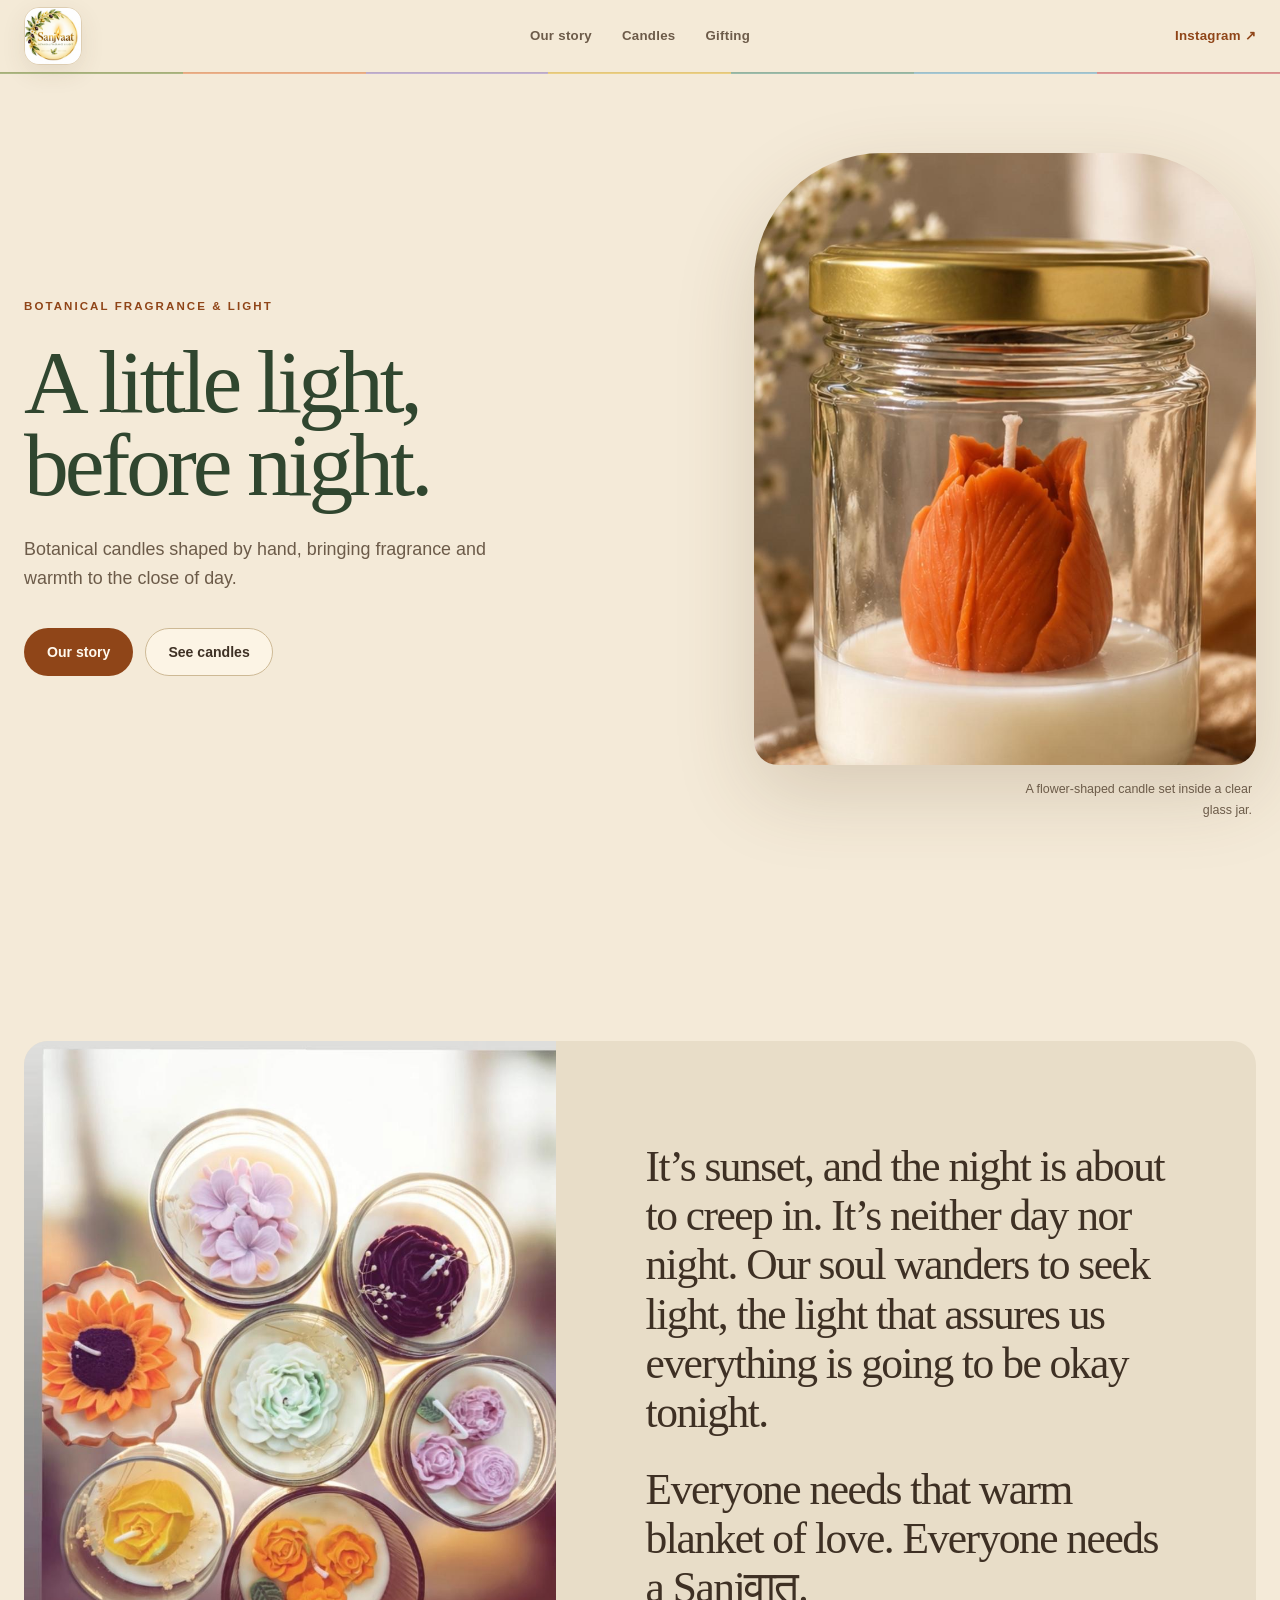
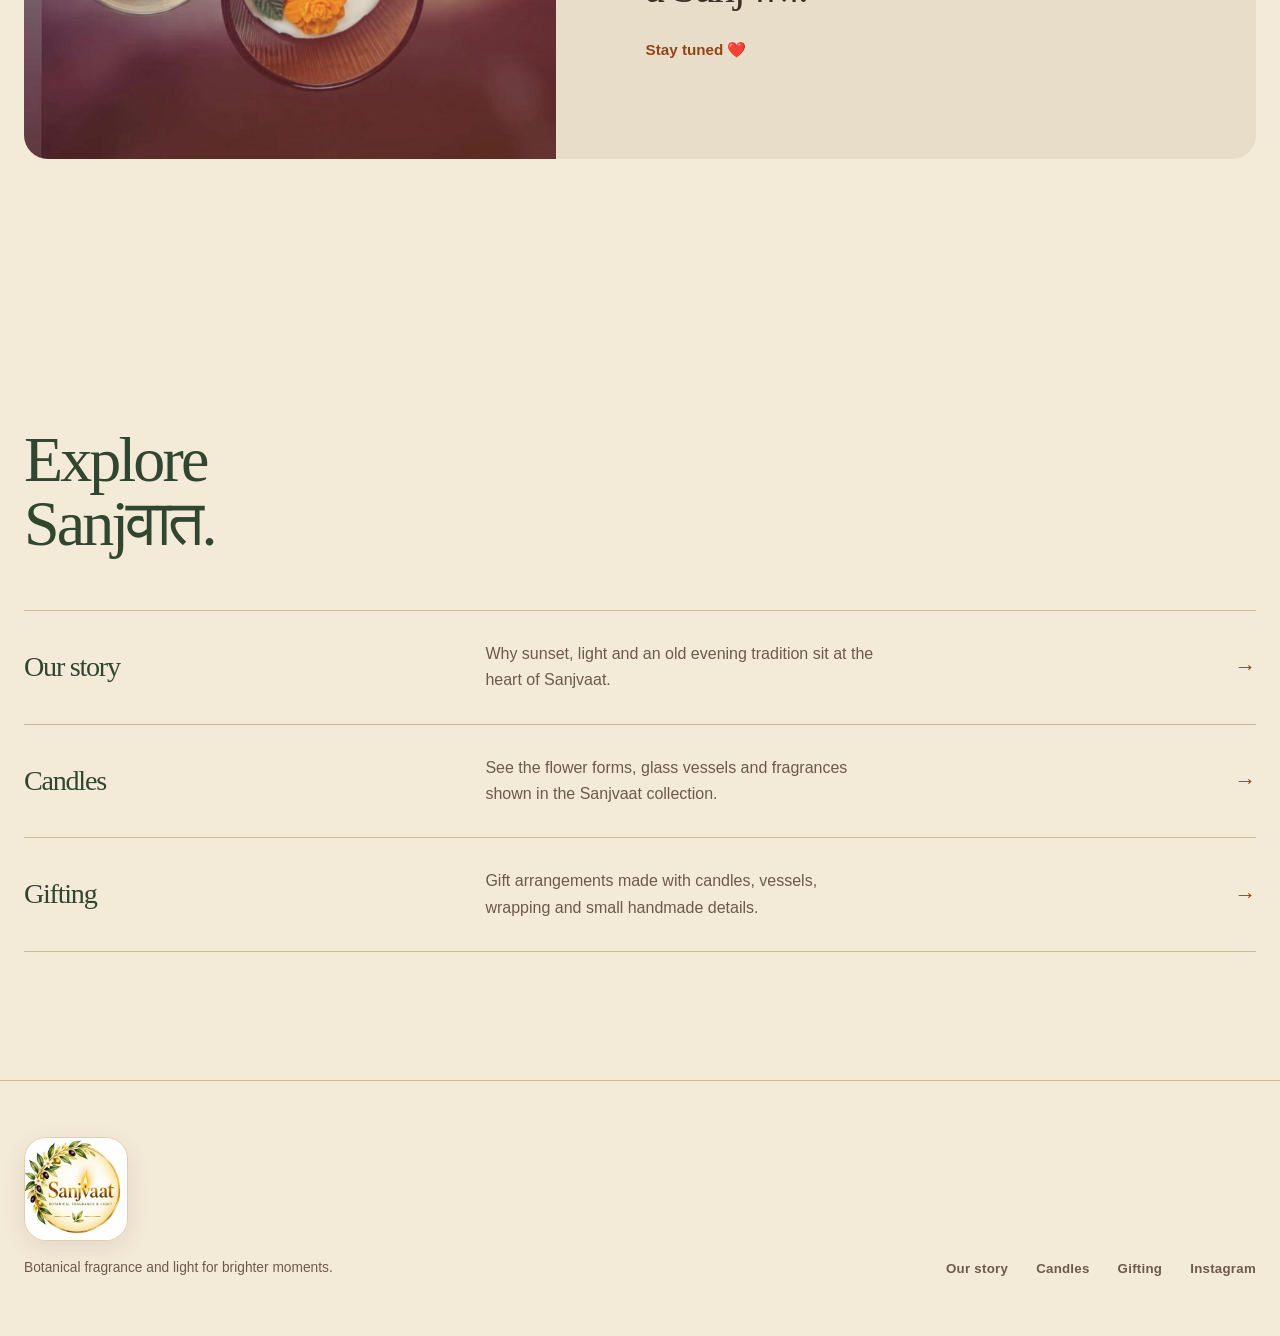
<file: index.html>
<!doctype html>
<html lang="en">
  <head>
    <meta charset="UTF-8" />
    <meta name="viewport" content="width=device-width, initial-scale=1" />
    <meta name="description" content="Sanjvaat creates handcrafted botanical candles for the moment between daylight and night." />
    <meta name="theme-color" content="#f4ead8" />
    <meta property="og:title" content="Sanjvaat | Botanical fragrance and light" />
    <meta property="og:description" content="Handcrafted botanical candles inspired by the warmth of evening light." />
    <meta property="og:image" content="orange-tulip-jar.jpg" />
    <title>Sanjvaat | Botanical fragrance and light</title>
    <link rel="icon" type="image/png" sizes="32x32" href="sanjvaat-favicon-32.png?v=2" />
    <link rel="apple-touch-icon" sizes="180x180" href="sanjvaat-apple-touch.png?v=2" />
    <link rel="stylesheet" href="styles.css" />
    <script src="motion.js" defer></script>
  </head>
  <body>
    <a class="skip-link" href="#main">Skip to content</a>

    <header class="site-header">
      <nav class="nav shell" aria-label="Primary navigation">
        <a class="wordmark" href="index.html" aria-label="Sanjvaat home" aria-current="page"><img class="wordmark-logo" src="sanjvaat-logo.png?v=2" width="600" height="600" alt="" /></a>
        <div class="nav-links">
          <a href="story.html">Our story</a>
          <a href="candles.html">Candles</a>
          <a href="gifting.html">Gifting</a>
        </div>
        <a class="nav-instagram" href="https://www.instagram.com/sanjvaat/" target="_blank" rel="noreferrer">Instagram <span aria-hidden="true">↗</span></a>
        <details class="mobile-menu">
          <summary>Menu</summary>
          <div class="mobile-menu-panel">
            <a href="index.html" aria-current="page">Home</a>
            <a href="story.html">Our story</a>
            <a href="candles.html">Candles</a>
            <a href="gifting.html">Gifting</a>
            <a href="https://www.instagram.com/sanjvaat/" target="_blank" rel="noreferrer">Instagram ↗</a>
          </div>
        </details>
      </nav>
    </header>

    <main id="main">
      <section class="hero shell" aria-labelledby="hero-title">
        <div class="hero-copy">
          <p class="eyebrow">Botanical fragrance &amp; light</p>
          <h1 id="hero-title">A little light, before night.</h1>
          <p class="hero-intro">Botanical candles shaped by hand, bringing fragrance and warmth to the close of day.</p>
          <div class="hero-actions">
            <a class="button button-primary" href="story.html">Our story</a>
            <a class="button button-secondary" href="candles.html">See candles</a>
          </div>
        </div>

        <figure class="hero-image-wrap">
          <img class="hero-image" src="orange-tulip-jar.jpg" width="872" height="1280" alt="Orange flower-shaped candle in a clear glass jar with a brass lid" fetchpriority="high" />
          <figcaption>A flower-shaped candle set inside a clear glass jar.</figcaption>
        </figure>
      </section>

      <section class="page-section shell" aria-label="A note from Sanjvaat">
        <div class="sunset-note reveal">
          <div class="sunset-note-image scroll-drift">
            <img src="floral-candle-collection.jpg" width="948" height="1280" alt="A colourful collection of flower candles arranged in glass vessels" loading="lazy" />
          </div>
          <blockquote class="sunset-note-copy">
            <p>It’s sunset, and the night is about to creep in. It’s neither day nor night. Our soul wanders to seek light, the light that assures us everything is going to be okay tonight.</p>
            <p>Everyone needs that warm blanket of love. Everyone needs a Sanjवात.</p>
            <p class="note-signoff">Stay tuned ❤️</p>
          </blockquote>
        </div>
      </section>

      <section class="home-routes shell" aria-labelledby="explore-title">
        <h2 id="explore-title">Explore Sanjवात.</h2>
        <div class="route-list">
          <a class="route-link" href="story.html">
            <h3>Our story</h3>
            <p>Why sunset, light and an old evening tradition sit at the heart of Sanjvaat.</p>
            <span class="route-arrow" aria-hidden="true">→</span>
          </a>
          <a class="route-link" href="candles.html">
            <h3>Candles</h3>
            <p>See the flower forms, glass vessels and fragrances shown in the Sanjvaat collection.</p>
            <span class="route-arrow" aria-hidden="true">→</span>
          </a>
          <a class="route-link" href="gifting.html">
            <h3>Gifting</h3>
            <p>Gift arrangements made with candles, vessels, wrapping and small handmade details.</p>
            <span class="route-arrow" aria-hidden="true">→</span>
          </a>
        </div>
      </section>
    </main>

    <footer class="site-footer">
      <div class="shell footer-inner">
        <div>
          <a class="wordmark footer-wordmark" href="index.html" aria-label="Sanjvaat home"><img class="wordmark-logo" src="sanjvaat-logo.png?v=2" width="600" height="600" alt="" /></a>
          <p>Botanical fragrance and light for brighter moments.</p>
        </div>
        <div class="footer-links">
          <a href="story.html">Our story</a>
          <a href="candles.html">Candles</a>
          <a href="gifting.html">Gifting</a>
          <a href="https://www.instagram.com/sanjvaat/" target="_blank" rel="noreferrer">Instagram</a>
        </div>
      </div>
    </footer>
  </body>
</html>
</file>
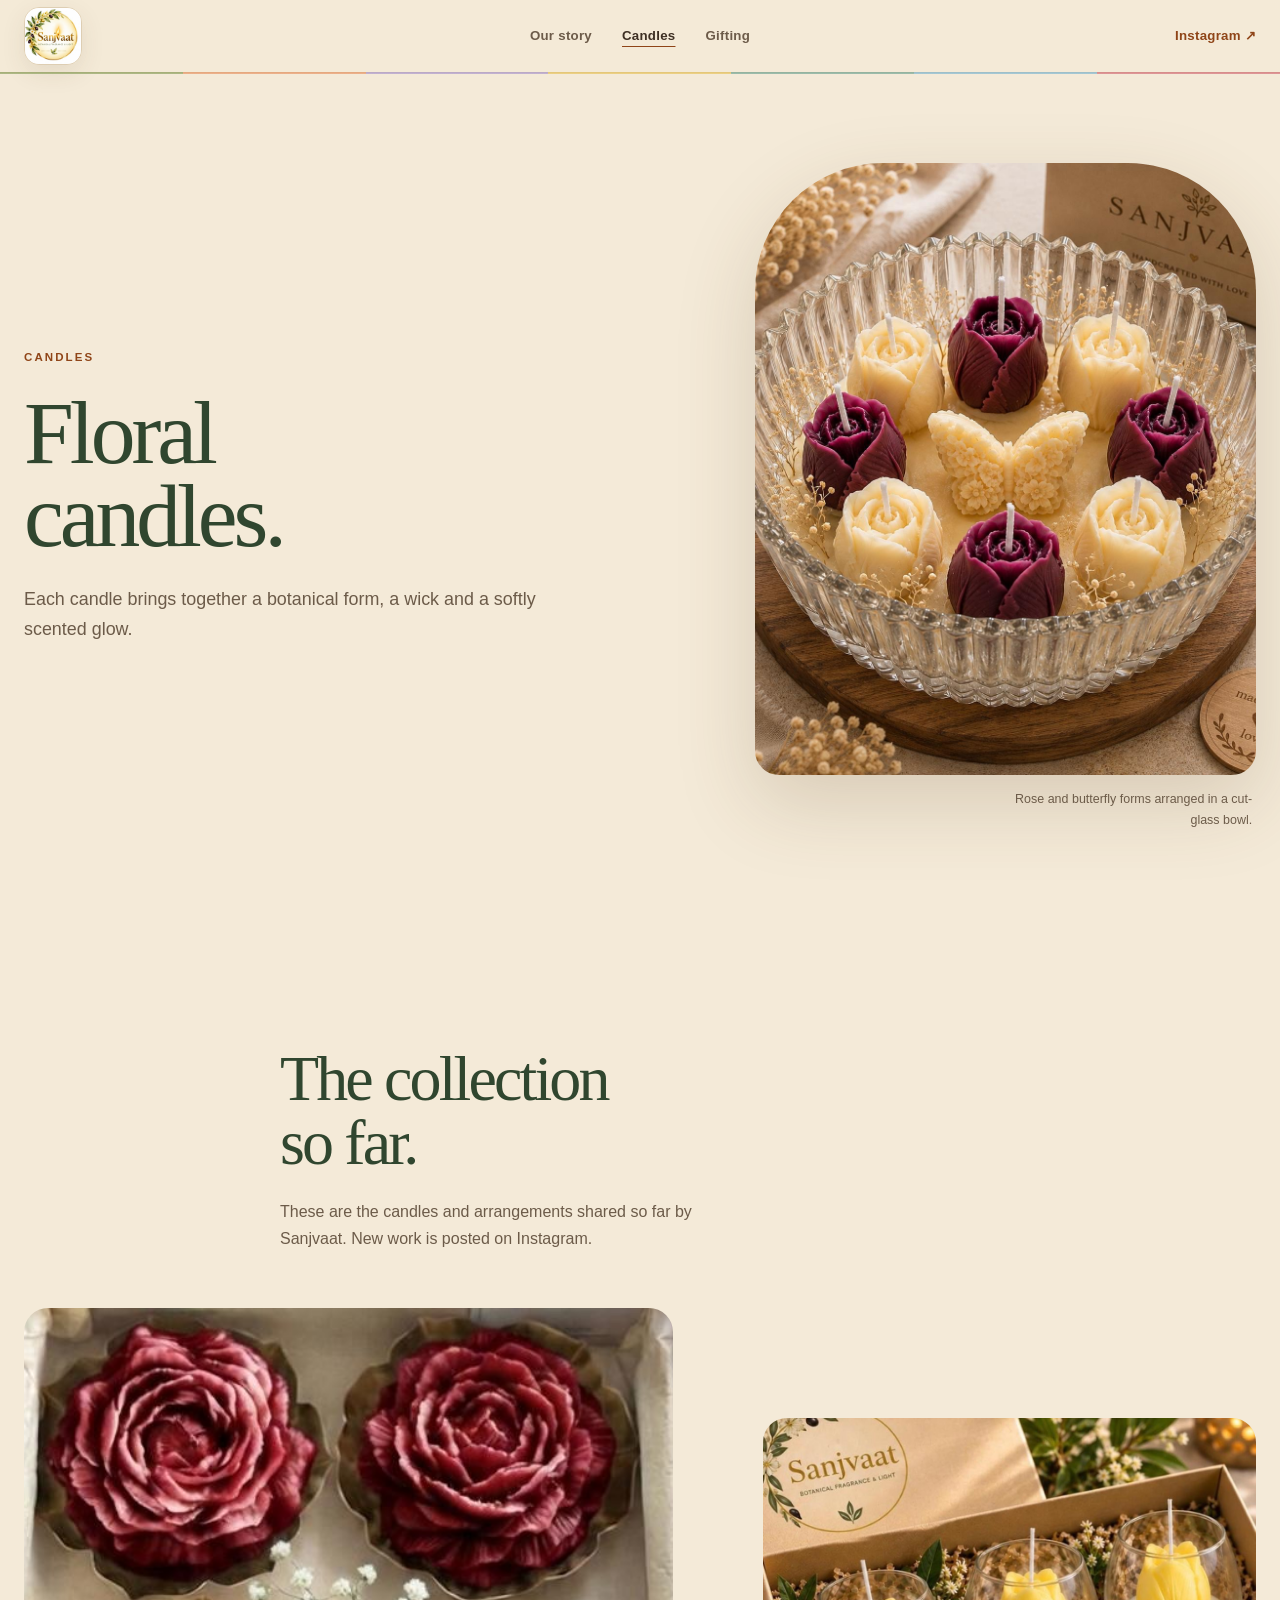
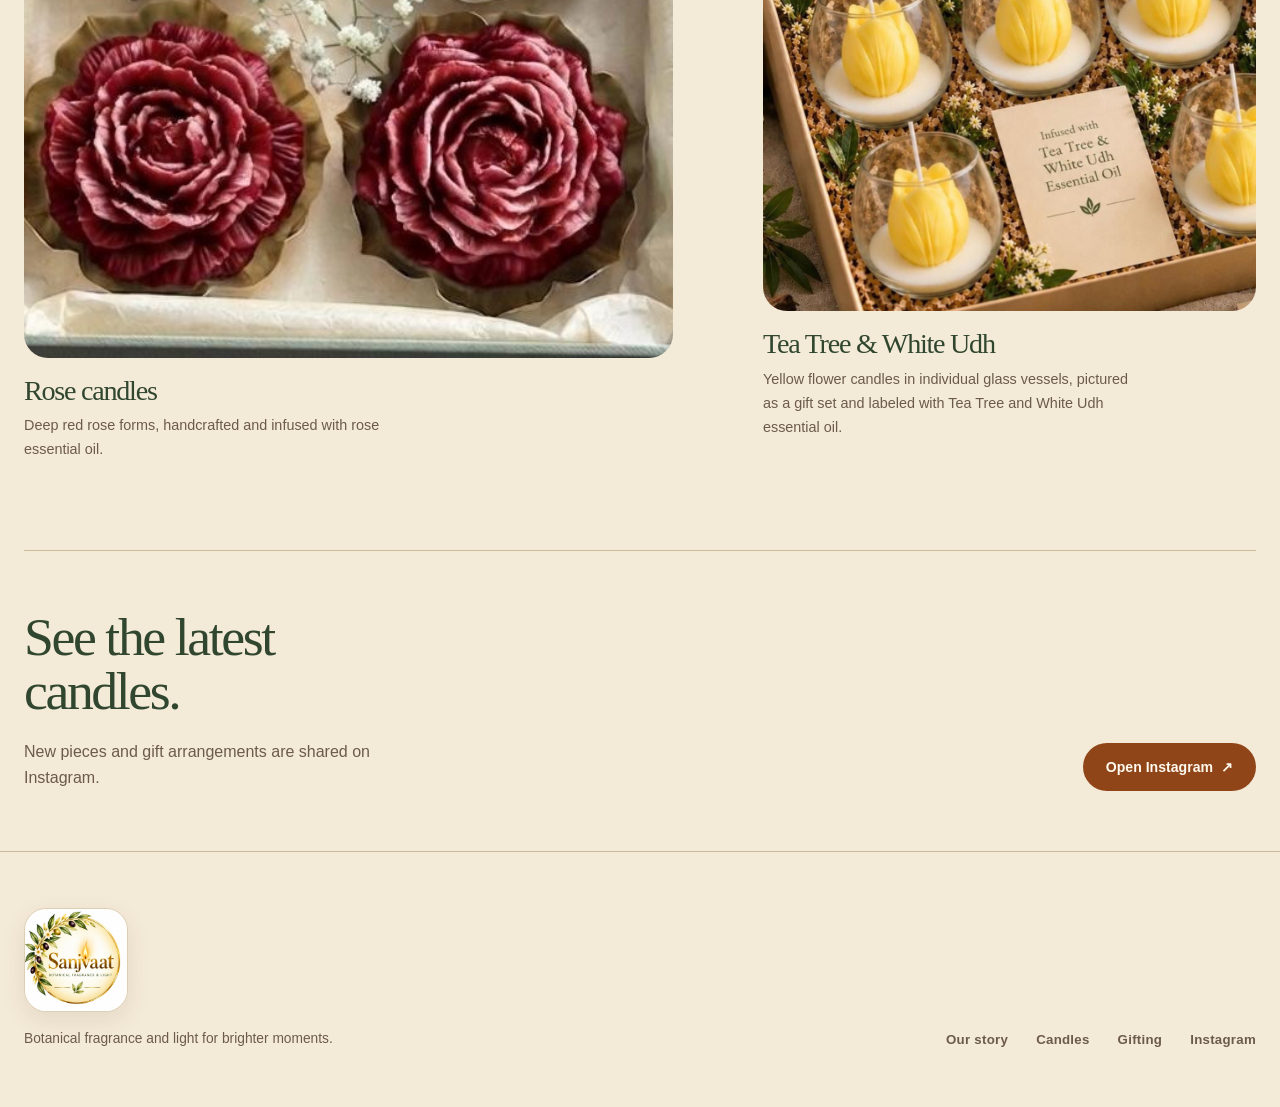
<file: candles.html>
<!doctype html>
<html lang="en">
  <head>
    <meta charset="UTF-8" />
    <meta name="viewport" content="width=device-width, initial-scale=1" />
    <meta name="description" content="See Sanjvaat flower candles, botanical arrangements and scented candle sets." />
    <meta name="theme-color" content="#f4ead8" />
    <meta property="og:title" content="Candles | Sanjvaat" />
    <meta property="og:description" content="Flower forms, clear glass vessels and botanical fragrance." />
    <meta property="og:image" content="botanical-candle-bowl.jpg" />
    <title>Candles | Sanjvaat</title>
    <link rel="icon" type="image/png" sizes="32x32" href="sanjvaat-favicon-32.png?v=2" />
    <link rel="apple-touch-icon" sizes="180x180" href="sanjvaat-apple-touch.png?v=2" />
    <link rel="stylesheet" href="styles.css" />
    <script src="motion.js" defer></script>
  </head>
  <body>
    <a class="skip-link" href="#main">Skip to content</a>

    <header class="site-header">
      <nav class="nav shell" aria-label="Primary navigation">
        <a class="wordmark" href="index.html" aria-label="Sanjvaat home"><img class="wordmark-logo" src="sanjvaat-logo.png?v=2" width="600" height="600" alt="" /></a>
        <div class="nav-links">
          <a href="story.html">Our story</a>
          <a href="candles.html" aria-current="page">Candles</a>
          <a href="gifting.html">Gifting</a>
        </div>
        <a class="nav-instagram" href="https://www.instagram.com/sanjvaat/" target="_blank" rel="noreferrer">Instagram <span aria-hidden="true">↗</span></a>
        <details class="mobile-menu">
          <summary>Menu</summary>
          <div class="mobile-menu-panel">
            <a href="index.html">Home</a>
            <a href="story.html">Our story</a>
            <a href="candles.html" aria-current="page">Candles</a>
            <a href="gifting.html">Gifting</a>
            <a href="https://www.instagram.com/sanjvaat/" target="_blank" rel="noreferrer">Instagram ↗</a>
          </div>
        </details>
      </nav>
    </header>

    <main id="main">
      <section class="page-hero shell" aria-labelledby="page-title">
        <div class="page-hero-copy">
          <p class="eyebrow">Candles</p>
          <h1 id="page-title">Floral candles.</h1>
          <p class="page-hero-intro">Each candle brings together a botanical form, a wick and a softly scented glow.</p>
        </div>
        <figure class="page-hero-media">
          <img src="botanical-candle-bowl.jpg" width="1254" height="1254" alt="Rose and butterfly candles arranged in a cut-glass bowl" fetchpriority="high" />
          <figcaption>Rose and butterfly forms arranged in a cut-glass bowl.</figcaption>
        </figure>
      </section>

      <section class="shell product-intro" aria-labelledby="collection-title">
        <h2 id="collection-title">The collection so far.</h2>
        <p>These are the candles and arrangements shared so far by Sanjvaat. New work is posted on Instagram.</p>
      </section>

      <section class="shell product-grid" aria-label="Sanjvaat candle collection">
        <figure class="product reveal">
          <div class="product-image">
            <img src="rose-candle-set.jpg" width="699" height="523" alt="Four deep red rose-shaped candles in a presentation box" loading="lazy" />
          </div>
          <figcaption>
            <h3>Rose candles</h3>
            <p>Deep red rose forms, handcrafted and infused with rose essential oil.</p>
          </figcaption>
        </figure>

        <figure class="product reveal">
          <div class="product-image">
            <img src="tea-tree-white-udh-set.jpg" width="1120" height="1280" alt="Yellow flower candles in clear glass vessels inside a Sanjvaat gift box" loading="lazy" />
          </div>
          <figcaption>
            <h3>Tea Tree &amp; White Udh</h3>
            <p>Yellow flower candles in individual glass vessels, pictured as a gift set and labeled with Tea Tree and White Udh essential oil.</p>
          </figcaption>
        </figure>

      </section>

      <section class="shell collection-cta" aria-labelledby="latest-title">
        <div>
          <h2 id="latest-title">See the latest candles.</h2>
          <p>New pieces and gift arrangements are shared on Instagram.</p>
        </div>
        <a class="button button-primary" href="https://www.instagram.com/sanjvaat/" target="_blank" rel="noreferrer">Open Instagram <span aria-hidden="true">↗</span></a>
      </section>
    </main>

    <footer class="site-footer">
      <div class="shell footer-inner">
        <div>
          <a class="wordmark footer-wordmark" href="index.html" aria-label="Sanjvaat home"><img class="wordmark-logo" src="sanjvaat-logo.png?v=2" width="600" height="600" alt="" /></a>
          <p>Botanical fragrance and light for brighter moments.</p>
        </div>
        <div class="footer-links">
          <a href="story.html">Our story</a>
          <a href="candles.html" aria-current="page">Candles</a>
          <a href="gifting.html">Gifting</a>
          <a href="https://www.instagram.com/sanjvaat/" target="_blank" rel="noreferrer">Instagram</a>
        </div>
      </div>
    </footer>
  </body>
</html>
</file>
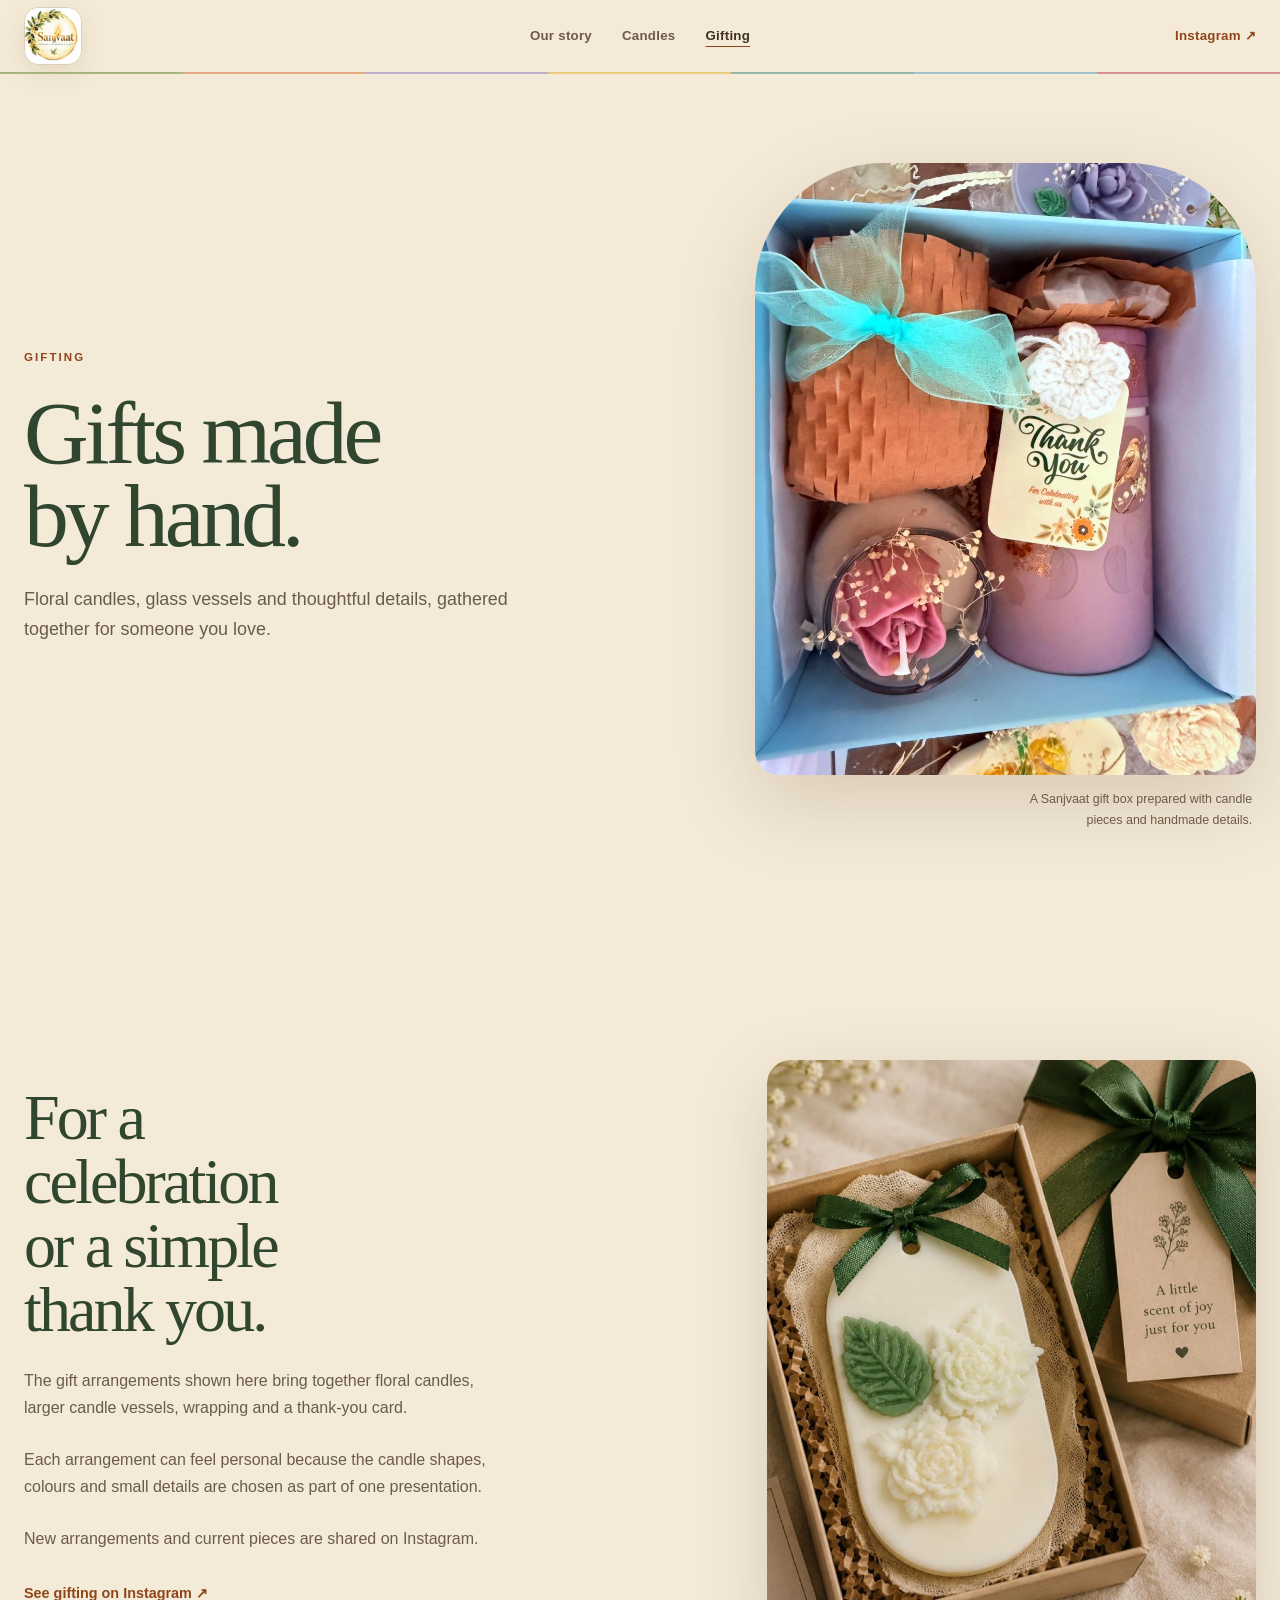
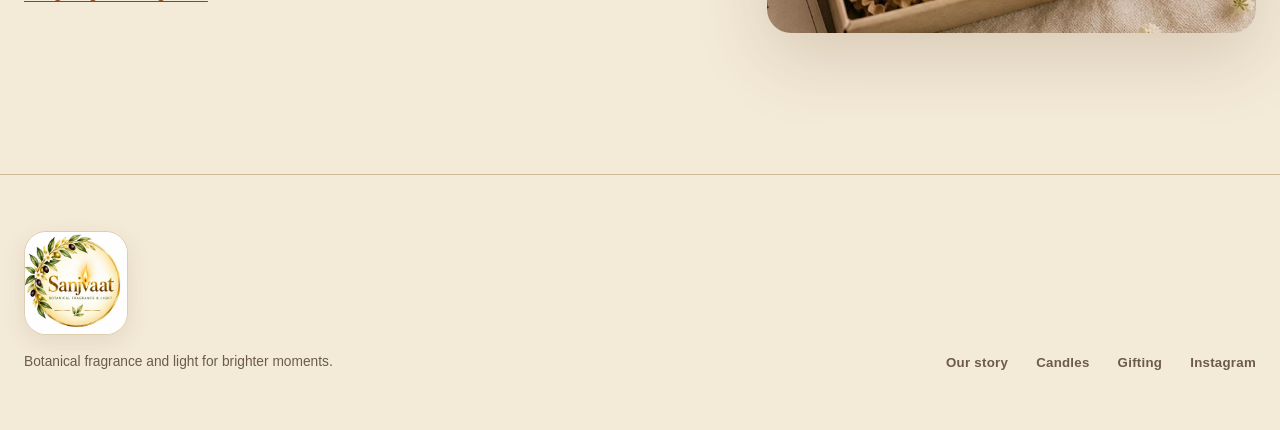
<file: gifting.html>
<!doctype html>
<html lang="en">
  <head>
    <meta charset="UTF-8" />
    <meta name="viewport" content="width=device-width, initial-scale=1" />
    <meta name="description" content="Sanjvaat candle gift arrangements for celebrations and personal moments." />
    <meta name="theme-color" content="#f4ead8" />
    <meta property="og:title" content="Gifting | Sanjvaat" />
    <meta property="og:description" content="Floral candles, vessels and handmade details brought together for gifting." />
    <meta property="og:image" content="gift-box.jpg" />
    <title>Gifting | Sanjvaat</title>
    <link rel="icon" type="image/png" sizes="32x32" href="sanjvaat-favicon-32.png?v=2" />
    <link rel="apple-touch-icon" sizes="180x180" href="sanjvaat-apple-touch.png?v=2" />
    <link rel="stylesheet" href="styles.css" />
    <script src="motion.js" defer></script>
  </head>
  <body>
    <a class="skip-link" href="#main">Skip to content</a>

    <header class="site-header">
      <nav class="nav shell" aria-label="Primary navigation">
        <a class="wordmark" href="index.html" aria-label="Sanjvaat home"><img class="wordmark-logo" src="sanjvaat-logo.png?v=2" width="600" height="600" alt="" /></a>
        <div class="nav-links">
          <a href="story.html">Our story</a>
          <a href="candles.html">Candles</a>
          <a href="gifting.html" aria-current="page">Gifting</a>
        </div>
        <a class="nav-instagram" href="https://www.instagram.com/sanjvaat/" target="_blank" rel="noreferrer">Instagram <span aria-hidden="true">↗</span></a>
        <details class="mobile-menu">
          <summary>Menu</summary>
          <div class="mobile-menu-panel">
            <a href="index.html">Home</a>
            <a href="story.html">Our story</a>
            <a href="candles.html">Candles</a>
            <a href="gifting.html" aria-current="page">Gifting</a>
            <a href="https://www.instagram.com/sanjvaat/" target="_blank" rel="noreferrer">Instagram ↗</a>
          </div>
        </details>
      </nav>
    </header>

    <main id="main">
      <section class="page-hero shell" aria-labelledby="page-title">
        <div class="page-hero-copy">
          <p class="eyebrow">Gifting</p>
          <h1 id="page-title">Gifts made by hand.</h1>
          <p class="page-hero-intro">Floral candles, glass vessels and thoughtful details, gathered together for someone you love.</p>
        </div>
        <figure class="page-hero-media">
          <img src="gift-box.jpg" width="960" height="1280" alt="Sanjvaat gift box containing a rose candle, a pink vessel and a thank-you tag" fetchpriority="high" />
          <figcaption>A Sanjvaat gift box prepared with candle pieces and handmade details.</figcaption>
        </figure>
      </section>

      <section class="page-section shell gift-detail" aria-labelledby="gift-detail-title">
        <div class="gift-detail-copy reveal">
          <h2 id="gift-detail-title">For a celebration or a simple thank you.</h2>
          <p>The gift arrangements shown here bring together floral candles, larger candle vessels, wrapping and a thank-you card.</p>
          <p>Each arrangement can feel personal because the candle shapes, colours and small details are chosen as part of one presentation.</p>
          <p>New arrangements and current pieces are shared on Instagram.</p>
          <a class="text-link" href="https://www.instagram.com/sanjvaat/" target="_blank" rel="noreferrer">See gifting on Instagram <span aria-hidden="true">↗</span></a>
        </div>
        <figure class="gift-detail-image reveal scroll-drift">
          <img src="botanical-gift-plaque.jpg" width="898" height="1053" alt="White botanical wax plaque with green leaves and flowers inside a ribboned gift box" loading="lazy" />
        </figure>
      </section>
    </main>

    <footer class="site-footer">
      <div class="shell footer-inner">
        <div>
          <a class="wordmark footer-wordmark" href="index.html" aria-label="Sanjvaat home"><img class="wordmark-logo" src="sanjvaat-logo.png?v=2" width="600" height="600" alt="" /></a>
          <p>Botanical fragrance and light for brighter moments.</p>
        </div>
        <div class="footer-links">
          <a href="story.html">Our story</a>
          <a href="candles.html">Candles</a>
          <a href="gifting.html" aria-current="page">Gifting</a>
          <a href="https://www.instagram.com/sanjvaat/" target="_blank" rel="noreferrer">Instagram</a>
        </div>
      </div>
    </footer>
  </body>
</html>
</file>
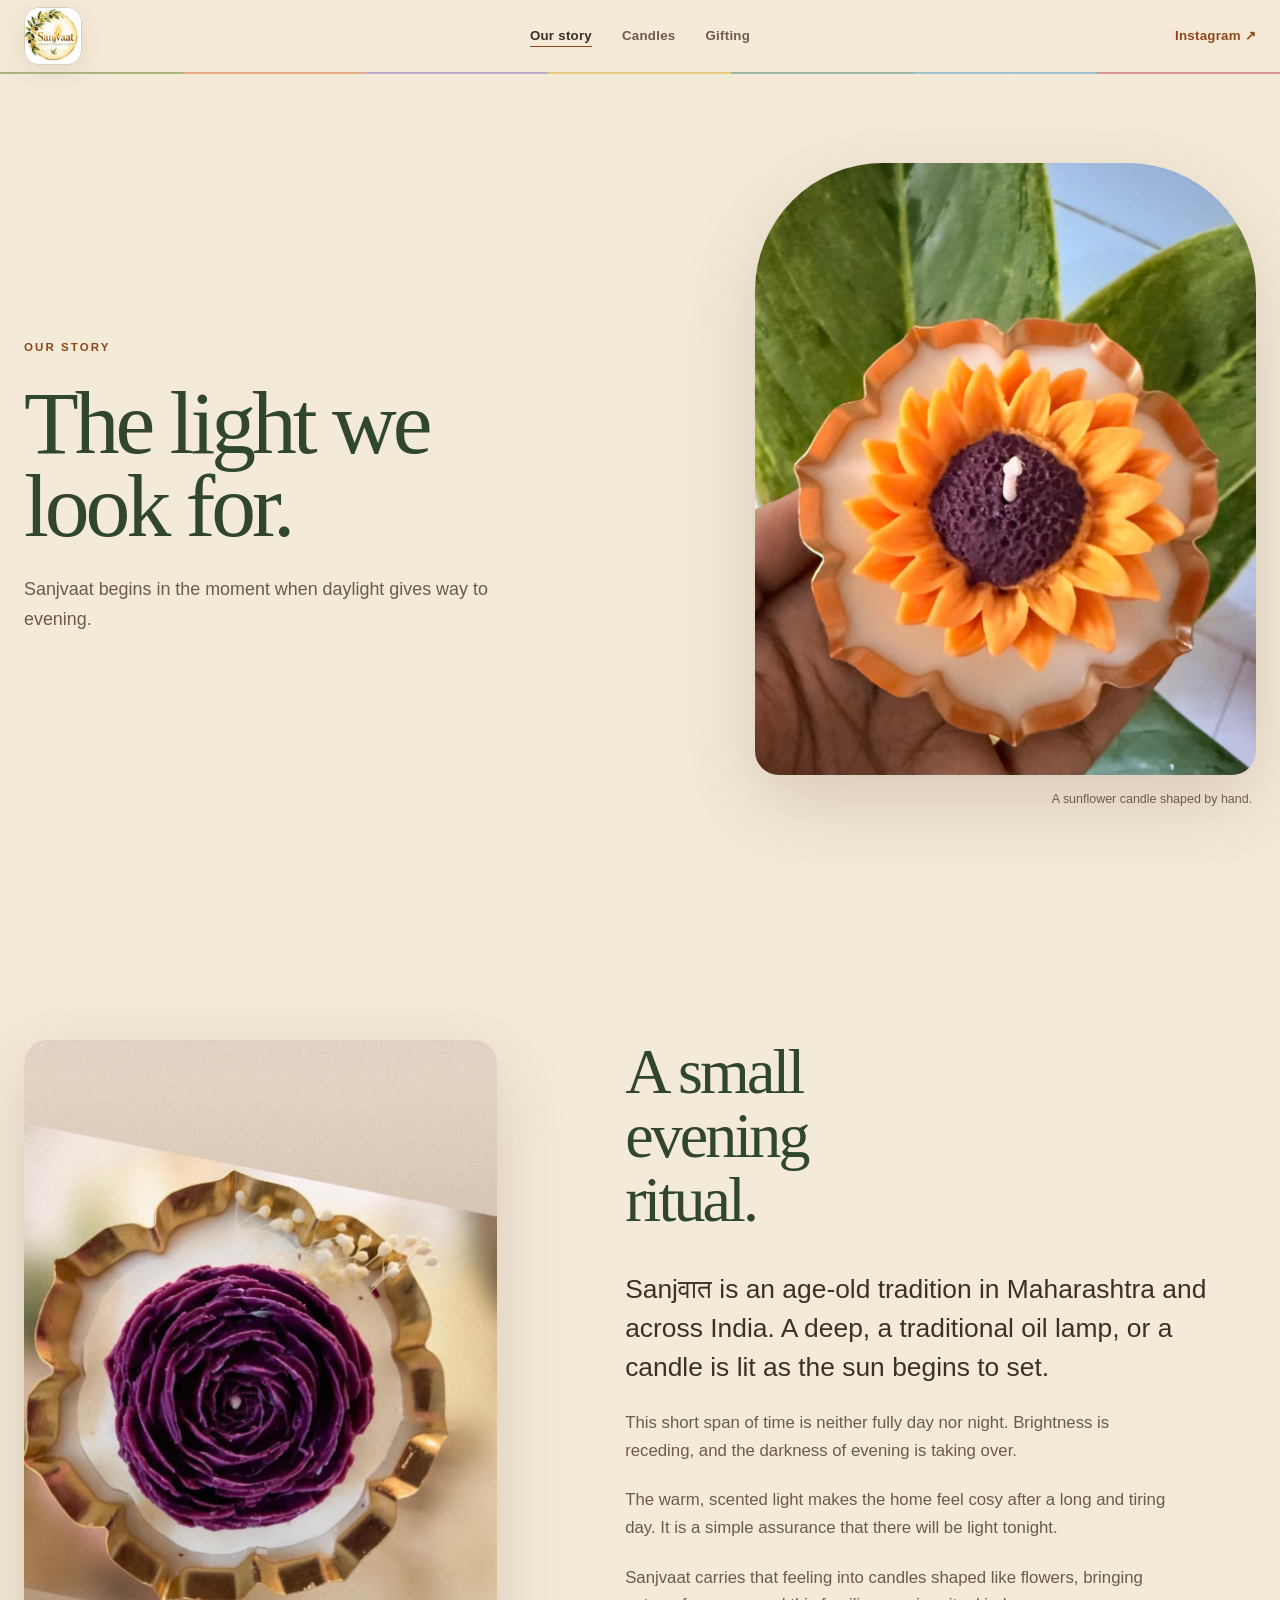
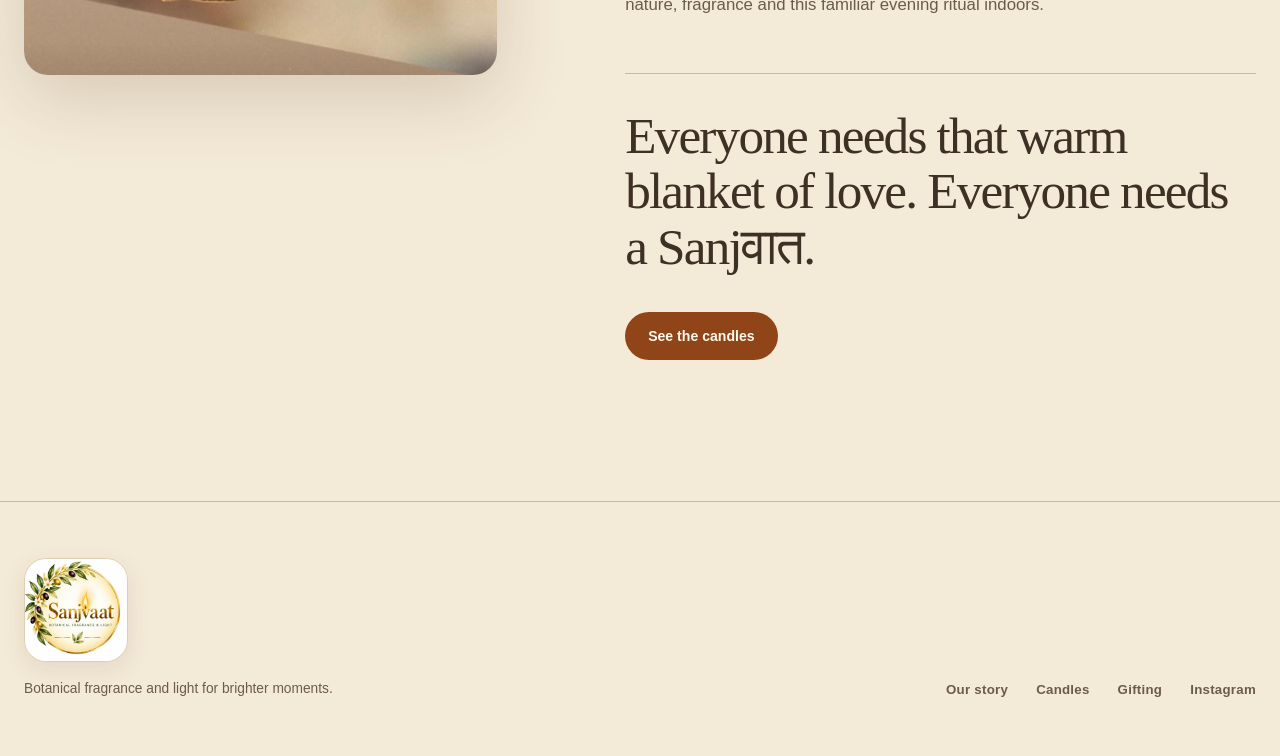
<file: story.html>
<!doctype html>
<html lang="en">
  <head>
    <meta charset="UTF-8" />
    <meta name="viewport" content="width=device-width, initial-scale=1" />
    <meta name="description" content="The story of Sanjvaat and the evening tradition that inspired it." />
    <meta name="theme-color" content="#f4ead8" />
    <meta property="og:title" content="Our story | Sanjvaat" />
    <meta property="og:description" content="An old evening tradition, carried forward through botanical fragrance and light." />
    <meta property="og:image" content="sunflower-candle.jpg" />
    <title>Our story | Sanjvaat</title>
    <link rel="icon" type="image/png" sizes="32x32" href="sanjvaat-favicon-32.png?v=2" />
    <link rel="apple-touch-icon" sizes="180x180" href="sanjvaat-apple-touch.png?v=2" />
    <link rel="stylesheet" href="styles.css" />
    <script src="motion.js" defer></script>
  </head>
  <body>
    <a class="skip-link" href="#main">Skip to content</a>

    <header class="site-header">
      <nav class="nav shell" aria-label="Primary navigation">
        <a class="wordmark" href="index.html" aria-label="Sanjvaat home"><img class="wordmark-logo" src="sanjvaat-logo.png?v=2" width="600" height="600" alt="" /></a>
        <div class="nav-links">
          <a href="story.html" aria-current="page">Our story</a>
          <a href="candles.html">Candles</a>
          <a href="gifting.html">Gifting</a>
        </div>
        <a class="nav-instagram" href="https://www.instagram.com/sanjvaat/" target="_blank" rel="noreferrer">Instagram <span aria-hidden="true">↗</span></a>
        <details class="mobile-menu">
          <summary>Menu</summary>
          <div class="mobile-menu-panel">
            <a href="index.html">Home</a>
            <a href="story.html" aria-current="page">Our story</a>
            <a href="candles.html">Candles</a>
            <a href="gifting.html">Gifting</a>
            <a href="https://www.instagram.com/sanjvaat/" target="_blank" rel="noreferrer">Instagram ↗</a>
          </div>
        </details>
      </nav>
    </header>

    <main id="main">
      <section class="page-hero shell" aria-labelledby="page-title">
        <div class="page-hero-copy">
          <p class="eyebrow">Our story</p>
          <h1 id="page-title">The light we look for.</h1>
          <p class="page-hero-intro">Sanjvaat begins in the moment when daylight gives way to evening.</p>
        </div>
        <figure class="page-hero-media">
          <img src="sunflower-candle.jpg" width="960" height="1280" alt="Sunflower-shaped candle held in one hand" fetchpriority="high" />
          <figcaption>A sunflower candle shaped by hand.</figcaption>
        </figure>
      </section>

      <section class="page-section shell story-layout" aria-labelledby="tradition-title">
        <figure class="story-photo reveal scroll-drift">
          <img src="purple-rose-candle.jpg" width="953" height="1280" alt="Purple rose candle set in white wax with small dried flowers" loading="lazy" />
        </figure>
        <article class="story-text reveal">
          <h2 id="tradition-title">A small evening ritual.</h2>
          <p class="story-lead">Sanjवात is an age-old tradition in Maharashtra and across India. A deep, a traditional oil lamp, or a candle is lit as the sun begins to set.</p>
          <p>This short span of time is neither fully day nor night. Brightness is receding, and the darkness of evening is taking over.</p>
          <p>The warm, scented light makes the home feel cosy after a long and tiring day. It is a simple assurance that there will be light tonight.</p>
          <p>Sanjvaat carries that feeling into candles shaped like flowers, bringing nature, fragrance and this familiar evening ritual indoors.</p>
          <blockquote class="story-pullquote">Everyone needs that warm blanket of love. Everyone needs a Sanjवात.</blockquote>
          <a class="button button-primary story-cta" href="candles.html">See the candles</a>
        </article>
      </section>
    </main>

    <footer class="site-footer">
      <div class="shell footer-inner">
        <div>
          <a class="wordmark footer-wordmark" href="index.html" aria-label="Sanjvaat home"><img class="wordmark-logo" src="sanjvaat-logo.png?v=2" width="600" height="600" alt="" /></a>
          <p>Botanical fragrance and light for brighter moments.</p>
        </div>
        <div class="footer-links">
          <a href="story.html" aria-current="page">Our story</a>
          <a href="candles.html">Candles</a>
          <a href="gifting.html">Gifting</a>
          <a href="https://www.instagram.com/sanjvaat/" target="_blank" rel="noreferrer">Instagram</a>
        </div>
      </div>
    </footer>
  </body>
</html>
</file>
<file: styles.css>
:root {
  color-scheme: light dark;
  --page: #f4ead8;
  --surface: #fff8eb;
  --surface-deep: #e8ddc8;
  --ink: #3e3024;
  --heading: #30462f;
  --muted: #6c5b49;
  --line: #cdb995;
  --accent: #8f4518;
  --accent-hover: #6f3310;
  --accent-text: #fff9ee;
  --shadow: rgba(86, 59, 30, 0.18);
  --forest: #98a96c;
  --grove: #e9a074;
  --valley: #b3a1ce;
  --courtyard: #e8c76c;
  --sacred-wood: #82ae9d;
  --monsoon: #8ebdd2;
  --night-garden: #d77d83;
  --radius: 24px;
  --shell: min(1240px, calc(100% - 48px));
  --display: "Iowan Old Style", "Baskerville", "Times New Roman", serif;
  --body: "Avenir Next", Avenir, "Segoe UI", Helvetica, Arial, sans-serif;
}

:root[data-theme="dark"] {
  --page: #211d17;
  --surface: #2c271f;
  --surface-deep: #383126;
  --ink: #f2e7d4;
  --heading: #dbe2c8;
  --muted: #cdbb9e;
  --line: #67563f;
  --accent: #dda052;
  --accent-hover: #efb765;
  --accent-text: #261b11;
  --shadow: rgba(0, 0, 0, 0.34);
}

@media (prefers-color-scheme: dark) {
  :root:not([data-theme="light"]) {
    --page: #211d17;
    --surface: #2c271f;
    --surface-deep: #383126;
    --ink: #f2e7d4;
    --heading: #dbe2c8;
    --muted: #cdbb9e;
    --line: #67563f;
    --accent: #dda052;
    --accent-hover: #efb765;
    --accent-text: #261b11;
    --shadow: rgba(0, 0, 0, 0.34);
  }
}

* {
  box-sizing: border-box;
}

html {
  scroll-behavior: smooth;
}

body {
  margin: 0;
  overflow-x: clip;
  background: var(--page);
  color: var(--ink);
  font-family: var(--body);
  font-size: 16px;
  line-height: 1.65;
  text-rendering: optimizeLegibility;
}

img {
  display: block;
  max-width: 100%;
  height: auto;
}

a {
  color: inherit;
  text-decoration-thickness: 1px;
  text-underline-offset: 0.22em;
}

a:focus-visible,
summary:focus-visible {
  border-radius: 4px;
  outline: 3px solid var(--accent);
  outline-offset: 4px;
}

.skip-link {
  position: fixed;
  top: 12px;
  left: 12px;
  z-index: 30;
  padding: 10px 16px;
  background: var(--ink);
  color: var(--page);
  transform: translateY(-180%);
}

.skip-link:focus {
  transform: translateY(0);
}

.shell {
  width: var(--shell);
  margin-inline: auto;
}

.site-header {
  position: sticky;
  top: 0;
  z-index: 20;
  border-bottom: 1px solid color-mix(in srgb, var(--line) 72%, transparent);
  background: color-mix(in srgb, var(--page) 88%, transparent);
  backdrop-filter: blur(18px) saturate(120%);
  -webkit-backdrop-filter: blur(18px) saturate(120%);
}

.site-header::after {
  content: "";
  position: absolute;
  right: 0;
  bottom: -2px;
  left: 0;
  height: 2px;
  background: linear-gradient(
    90deg,
    var(--forest) 0 14.28%,
    var(--grove) 14.28% 28.56%,
    var(--valley) 28.56% 42.84%,
    var(--courtyard) 42.84% 57.12%,
    var(--sacred-wood) 57.12% 71.4%,
    var(--monsoon) 71.4% 85.68%,
    var(--night-garden) 85.68% 100%
  );
  opacity: 0.78;
  pointer-events: none;
}

.nav {
  min-height: 72px;
  display: grid;
  grid-template-columns: 1fr auto 1fr;
  align-items: center;
  gap: 32px;
}

.wordmark {
  width: 58px;
  height: 58px;
  display: inline-flex;
  align-items: center;
  justify-content: center;
  text-decoration: none;
}

.wordmark-logo {
  width: 100%;
  height: 100%;
  border: 1px solid color-mix(in srgb, var(--line) 55%, transparent);
  border-radius: 15px;
  object-fit: cover;
  box-shadow: 0 8px 24px color-mix(in srgb, var(--shadow) 55%, transparent);
}

.nav-links {
  display: flex;
  align-items: center;
  gap: 30px;
}

.nav-links a,
.nav-instagram,
.footer-links a,
.mobile-menu a {
  font-size: 0.83rem;
  font-weight: 650;
  letter-spacing: 0.02em;
  text-decoration: none;
}

.nav-links a,
.footer-links a {
  color: var(--muted);
}

.nav-links a:hover,
.footer-links a:hover,
.text-link:hover,
.route-link:hover h3 {
  color: var(--accent);
}

.nav-links a[aria-current="page"] {
  color: var(--ink);
  text-decoration: underline;
  text-decoration-color: var(--accent);
  text-underline-offset: 0.45em;
}

.nav-instagram {
  justify-self: end;
  color: var(--accent);
}

.mobile-menu {
  display: none;
  position: relative;
}

.mobile-menu summary {
  color: var(--accent);
  cursor: pointer;
  font-size: 0.82rem;
  font-weight: 700;
  list-style: none;
}

.mobile-menu summary::-webkit-details-marker {
  display: none;
}

.mobile-menu-panel {
  position: absolute;
  top: 42px;
  right: 0;
  width: 190px;
  display: grid;
  overflow: hidden;
  border: 1px solid var(--line);
  border-radius: 16px;
  background: var(--surface);
  box-shadow: 0 18px 50px var(--shadow);
}

.mobile-menu-panel a {
  padding: 12px 16px;
}

.mobile-menu-panel a + a {
  border-top: 1px solid var(--line);
}

.mobile-menu-panel a[aria-current="page"] {
  color: var(--accent);
}

h1,
h2,
h3 {
  margin: 0;
  color: var(--heading);
  font-family: var(--display);
  font-weight: 500;
  letter-spacing: -0.045em;
}

h1 {
  font-size: clamp(3.25rem, 7vw, 6.8rem);
  line-height: 0.93;
}

h2 {
  font-size: clamp(2.45rem, 5vw, 5rem);
  line-height: 1;
}

h3 {
  font-size: clamp(1.45rem, 2.2vw, 2.1rem);
  line-height: 1.1;
}

.eyebrow {
  margin: 0 0 24px;
  color: var(--accent);
  font-size: 0.72rem;
  font-weight: 750;
  letter-spacing: 0.18em;
  text-transform: uppercase;
}

.hero {
  min-height: calc(100dvh - 73px);
  display: grid;
  grid-template-columns: minmax(0, 0.9fr) minmax(360px, 0.72fr);
  align-items: center;
  gap: clamp(48px, 8vw, 120px);
  padding-block: clamp(44px, 6vw, 76px);
}

.hero-copy {
  max-width: 680px;
}

.hero-copy h1 {
  max-width: 10ch;
}

.hero-intro,
.page-hero-intro {
  max-width: 32rem;
  margin: 28px 0 0;
  color: var(--muted);
  font-size: clamp(1rem, 1.4vw, 1.17rem);
}

.hero-actions {
  display: flex;
  flex-wrap: wrap;
  gap: 12px;
  margin-top: 34px;
}

/* Media uses a 24px radius. Controls use a pill radius. */
.button {
  display: inline-flex;
  min-height: 48px;
  align-items: center;
  justify-content: center;
  gap: 8px;
  border: 1px solid transparent;
  border-radius: 999px;
  padding: 12px 22px;
  font-size: 0.88rem;
  font-weight: 720;
  line-height: 1;
  text-decoration: none;
  white-space: nowrap;
  transition: transform 180ms ease, background-color 180ms ease, border-color 180ms ease;
}

.button:hover {
  transform: translateY(-2px);
}

.button:active {
  transform: translateY(1px) scale(0.98);
}

.button-primary {
  background: var(--accent);
  color: var(--accent-text);
}

.button-primary:hover {
  background: var(--accent-hover);
}

.button-secondary {
  border-color: var(--line);
  background: color-mix(in srgb, var(--surface) 70%, transparent);
  color: var(--ink);
}

.button-secondary:hover {
  border-color: var(--ink);
}

.text-link {
  color: var(--accent);
  font-size: 0.9rem;
  font-weight: 730;
}

.hero-image-wrap,
.page-hero-media {
  width: min(100%, 520px);
  margin: 0;
  justify-self: end;
}

.hero-image,
.page-hero-media img {
  width: 100%;
  height: min(68dvh, 690px);
  border-radius: clamp(60px, 10vw, 160px) clamp(60px, 10vw, 160px) var(--radius) var(--radius);
  object-fit: cover;
  box-shadow: 0 28px 80px var(--shadow);
}

.hero-image-wrap figcaption,
.page-hero-media figcaption {
  max-width: 36ch;
  margin: 14px 4px 0 auto;
  color: var(--muted);
  font-size: 0.78rem;
  text-align: right;
}

.page-hero {
  min-height: min(800px, calc(100dvh - 73px));
  display: grid;
  grid-template-columns: minmax(0, 0.86fr) minmax(360px, 0.7fr);
  align-items: center;
  gap: clamp(48px, 9vw, 130px);
  padding-block: clamp(48px, 7vw, 92px);
}

.page-hero-copy {
  max-width: 680px;
}

.page-hero-copy h1 {
  max-width: 10ch;
}

.page-section {
  padding-block: clamp(88px, 11vw, 154px);
}

.sunset-note {
  display: grid;
  grid-template-columns: minmax(300px, 0.76fr) minmax(0, 1fr);
  align-items: stretch;
  gap: 0;
  overflow: hidden;
  border-radius: var(--radius);
  background: var(--surface-deep);
}

.sunset-note-image img {
  width: 100%;
  height: 100%;
  min-height: 620px;
  object-fit: cover;
}

.sunset-note-copy {
  align-self: center;
  margin: 0;
  padding: clamp(42px, 7vw, 96px);
}

.sunset-note-copy p {
  margin: 0;
  font-family: var(--display);
  font-size: clamp(1.9rem, 3.4vw, 3.7rem);
  line-height: 1.13;
  letter-spacing: -0.035em;
}

.sunset-note-copy p + p {
  margin-top: 28px;
}

.sunset-note-copy .note-signoff {
  color: var(--accent);
  font-family: var(--body);
  font-size: 0.95rem;
  font-weight: 700;
  letter-spacing: 0;
}

.home-routes {
  padding-block: clamp(82px, 10vw, 132px);
}

.home-routes h2 {
  max-width: 9ch;
  margin-bottom: 54px;
}

.route-list {
  border-top: 1px solid var(--line);
}

.route-link {
  display: grid;
  grid-template-columns: minmax(180px, 0.6fr) 1fr auto;
  align-items: center;
  gap: 30px;
  padding-block: 30px;
  border-bottom: 1px solid var(--line);
  text-decoration: none;
}

.route-link h3 {
  transition: color 180ms ease;
}

.route-link p {
  max-width: 44ch;
  margin: 0;
  color: var(--muted);
}

.route-arrow {
  color: var(--accent);
  font-size: 1.35rem;
}

.story-layout {
  display: grid;
  grid-template-columns: minmax(280px, 0.75fr) minmax(0, 1fr);
  align-items: start;
  gap: clamp(56px, 10vw, 150px);
}

.story-photo {
  position: sticky;
  top: 112px;
  margin: 0;
}

.story-photo img {
  width: 100%;
  max-height: 650px;
  border-radius: var(--radius);
  object-fit: cover;
  box-shadow: 0 24px 72px var(--shadow);
}

.story-text {
  max-width: 690px;
}

.story-text h2 {
  max-width: 10ch;
  margin-bottom: 38px;
}

.story-text p {
  max-width: 58ch;
  margin: 0 0 22px;
  color: var(--muted);
  font-size: 1.05rem;
}

.story-text .story-lead {
  color: var(--ink);
  font-size: clamp(1.25rem, 2.1vw, 1.65rem);
  line-height: 1.48;
}

.story-pullquote {
  margin: 54px 0 0;
  padding: 34px 0 0;
  border-top: 1px solid var(--line);
  color: var(--ink);
  font-family: var(--display);
  font-size: clamp(2rem, 4vw, 4rem);
  line-height: 1.08;
  letter-spacing: -0.035em;
}

.story-cta {
  margin-top: 38px;
}

.product-intro {
  max-width: 720px;
  padding-block: clamp(78px, 10vw, 128px) 56px;
}

.product-intro h2 {
  max-width: 12ch;
}

.product-intro p {
  max-width: 48ch;
  margin: 24px 0 0;
  color: var(--muted);
}

.product-grid {
  display: grid;
  grid-template-columns: minmax(0, 1.08fr) minmax(300px, 0.82fr);
  gap: clamp(42px, 7vw, 90px);
  align-items: start;
  padding-bottom: clamp(54px, 7vw, 88px);
}

.product {
  margin: 0;
}

.product:nth-child(even) {
  margin-top: 110px;
}

.product-image {
  overflow: hidden;
  border-radius: var(--radius);
  background: var(--surface-deep);
}

.product-image img {
  width: 100%;
  aspect-ratio: 1;
  object-fit: cover;
  transition: transform 600ms cubic-bezier(0.16, 1, 0.3, 1);
}

.product:hover .product-image img {
  transform: scale(1.018);
}

.product figcaption {
  margin-top: 18px;
}

.product figcaption h3 {
  margin-bottom: 8px;
}

.product figcaption p {
  max-width: 48ch;
  margin: 0;
  color: var(--muted);
  font-size: 0.9rem;
}

.collection-cta {
  display: flex;
  align-items: flex-end;
  justify-content: space-between;
  gap: 48px;
  padding-block: clamp(44px, 5vw, 60px);
  border-top: 1px solid var(--line);
}

.collection-cta h2 {
  max-width: 10ch;
  font-size: clamp(2.3rem, 4.2vw, 4.5rem);
}

.collection-cta p {
  max-width: 44ch;
  margin: 20px 0 0;
  color: var(--muted);
}

.collection-cta .button {
  flex: 0 0 auto;
}

.gift-detail {
  display: grid;
  grid-template-columns: minmax(0, 0.9fr) minmax(320px, 0.7fr);
  align-items: center;
  gap: clamp(52px, 9vw, 130px);
}

.gift-detail-copy {
  max-width: 650px;
}

.gift-detail-copy h2 {
  max-width: 9ch;
}

.gift-detail-copy p {
  max-width: 52ch;
  margin: 26px 0 0;
  color: var(--muted);
}

.gift-detail-copy .text-link {
  display: inline-block;
  margin-top: 30px;
}

.gift-detail-image {
  margin: 0;
}

.gift-detail-image img {
  width: 100%;
  border-radius: var(--radius);
  box-shadow: 0 24px 72px var(--shadow);
}

.site-footer {
  border-top: 1px solid var(--line);
  padding-block: 56px;
}

.footer-inner {
  display: flex;
  align-items: flex-end;
  justify-content: space-between;
  gap: 40px;
}

.footer-wordmark {
  width: 104px;
  height: 104px;
  margin-bottom: 16px;
}

.footer-wordmark .wordmark-logo {
  border-radius: 22px;
}

.footer-inner p {
  margin: 0;
  color: var(--muted);
  font-size: 0.86rem;
}

.footer-links {
  display: flex;
  flex-wrap: wrap;
  justify-content: flex-end;
  gap: 12px 28px;
}

@media (prefers-reduced-motion: no-preference) {
  .hero-copy > *,
  .page-hero-copy > * {
    animation: enter-up 700ms both cubic-bezier(0.16, 1, 0.3, 1);
  }

  .hero-copy > :nth-child(2),
  .page-hero-copy > :nth-child(2) {
    animation-delay: 80ms;
  }

  .hero-copy > :nth-child(3),
  .page-hero-copy > :nth-child(3) {
    animation-delay: 150ms;
  }

  .hero-copy > :nth-child(4),
  .page-hero-copy > :nth-child(4) {
    animation-delay: 220ms;
  }

  .hero-image-wrap,
  .page-hero-media {
    animation: enter-image 900ms 120ms both cubic-bezier(0.16, 1, 0.3, 1);
  }

  .motion-ready .scroll-reveal {
    opacity: 0;
    transform: translateY(32px);
    transition:
      opacity 760ms cubic-bezier(0.16, 1, 0.3, 1),
      transform 920ms cubic-bezier(0.16, 1, 0.3, 1);
    transition-delay: var(--reveal-delay, 0ms);
    will-change: transform, opacity;
  }

  .motion-ready .scroll-reveal.reveal-left {
    transform: translate3d(-34px, 18px, 0);
  }

  .motion-ready .scroll-reveal.reveal-right {
    transform: translate3d(34px, 18px, 0);
  }

  .motion-ready .scroll-reveal.reveal-soft {
    transform: translateY(18px) scale(0.988);
  }

  .motion-ready .scroll-reveal.is-visible {
    opacity: 1;
    transform: translate3d(0, 0, 0) scale(1);
    will-change: auto;
  }

  @supports (animation-timeline: view()) {
    .motion-ready .hero-image,
    .motion-ready .page-hero-media img {
      animation: hero-scroll-drift linear both;
      animation-timeline: view();
      animation-range: exit 0% exit 100%;
    }

    .motion-ready .scroll-drift > img {
      animation: image-scroll-drift linear both;
      animation-timeline: view();
      animation-range: entry 0% exit 100%;
    }
  }
}

@keyframes enter-up {
  from {
    opacity: 0;
    transform: translateY(22px);
  }
  to {
    opacity: 1;
    transform: translateY(0);
  }
}

@keyframes enter-image {
  from {
    opacity: 0;
    transform: translateY(28px) scale(0.985);
  }
  to {
    opacity: 1;
    transform: translateY(0) scale(1);
  }
}

@keyframes hero-scroll-drift {
  from {
    transform: translateY(0) scale(1);
  }
  to {
    transform: translateY(-34px) scale(1.025);
  }
}

@keyframes image-scroll-drift {
  from {
    transform: translateY(-18px) scale(1.045);
  }
  to {
    transform: translateY(18px) scale(1.045);
  }
}

@media (max-width: 900px) {
  :root {
    --shell: min(100% - 32px, 720px);
  }

  .nav {
    grid-template-columns: 1fr auto;
  }

  .nav-links,
  .nav-instagram {
    display: none;
  }

  .mobile-menu {
    display: block;
  }

  .hero,
  .page-hero {
    min-height: auto;
    grid-template-columns: 1fr;
    gap: 48px;
    padding-block: 64px 96px;
  }

  .hero-copy,
  .page-hero-copy {
    max-width: 620px;
  }

  h1 {
    max-width: 11ch;
    font-size: clamp(3.35rem, 12vw, 5.8rem);
  }

  .hero-image-wrap,
  .page-hero-media {
    width: min(86%, 520px);
    justify-self: center;
  }

  .sunset-note,
  .story-layout,
  .gift-detail {
    grid-template-columns: 1fr;
  }

  .sunset-note-image img {
    min-height: 0;
    max-height: 620px;
  }

  .story-photo {
    position: static;
    width: min(78%, 520px);
    margin-left: auto;
  }

  .gift-detail-image {
    width: min(80%, 520px);
    margin-left: auto;
  }
}

@media (max-width: 680px) {
  .wordmark {
    width: 50px;
    height: 50px;
  }

  .footer-wordmark {
    width: 92px;
    height: 92px;
  }

  .motion-ready .scroll-reveal.reveal-left,
  .motion-ready .scroll-reveal.reveal-right {
    transform: translateY(26px);
  }

  .motion-ready .scroll-reveal.is-visible {
    transform: translateY(0);
  }

  .nav {
    min-height: 64px;
  }

  .hero,
  .page-hero {
    padding-block: 48px 52px;
  }

  .hero-actions {
    align-items: stretch;
    flex-direction: column;
  }

  .button {
    width: 100%;
  }

  .hero-image-wrap,
  .page-hero-media,
  .story-photo,
  .gift-detail-image {
    width: 100%;
  }

  .hero-image,
  .page-hero-media img {
    height: 64dvh;
    min-height: 440px;
  }

  .page-section {
    padding-block: 52px;
  }

  .gift-detail {
    gap: 32px;
  }

  .sunset-note-copy {
    padding: 40px 28px 48px;
  }

  .sunset-note-copy p {
    font-size: clamp(1.75rem, 8.5vw, 2.7rem);
  }

  .route-link {
    grid-template-columns: 1fr auto;
    gap: 12px 20px;
  }

  .route-link p {
    grid-column: 1 / 3;
  }

  .product-grid {
    grid-template-columns: 1fr;
    gap: 58px;
  }

  .product:nth-child(even) {
    width: 100%;
    margin: 0;
  }

  .collection-cta {
    align-items: flex-start;
    flex-direction: column;
    gap: 32px;
  }

  .story-pullquote {
    font-size: clamp(2rem, 10vw, 3.3rem);
  }

  .footer-inner {
    align-items: flex-start;
    flex-direction: column;
  }

  .footer-links {
    justify-content: flex-start;
  }
}

@media (prefers-reduced-motion: reduce) {
  html {
    scroll-behavior: auto;
  }

  *,
  *::before,
  *::after {
    scroll-behavior: auto !important;
    animation-duration: 0.001ms !important;
    animation-iteration-count: 1 !important;
    transition-duration: 0.001ms !important;
  }
}

@media (prefers-reduced-transparency: reduce) {
  .site-header {
    background: var(--page);
    backdrop-filter: none;
    -webkit-backdrop-filter: none;
  }
}
</file>
